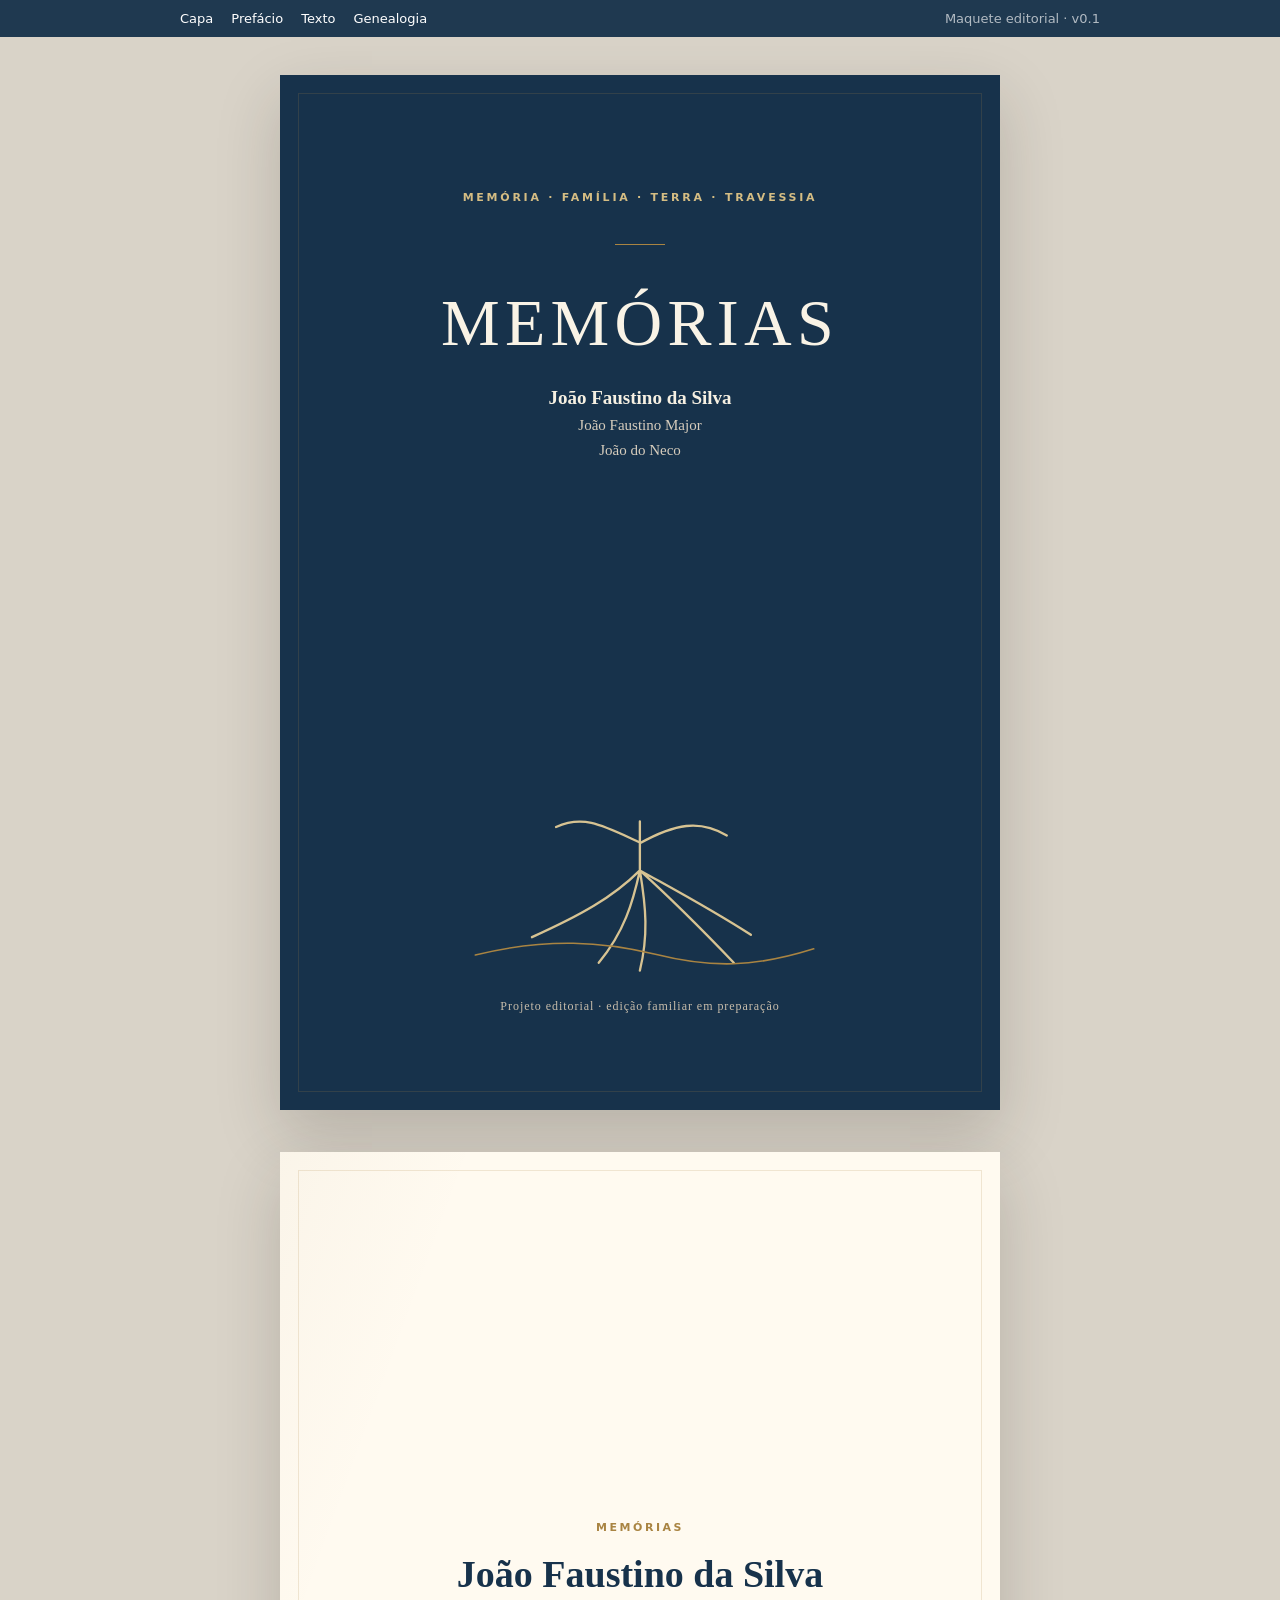
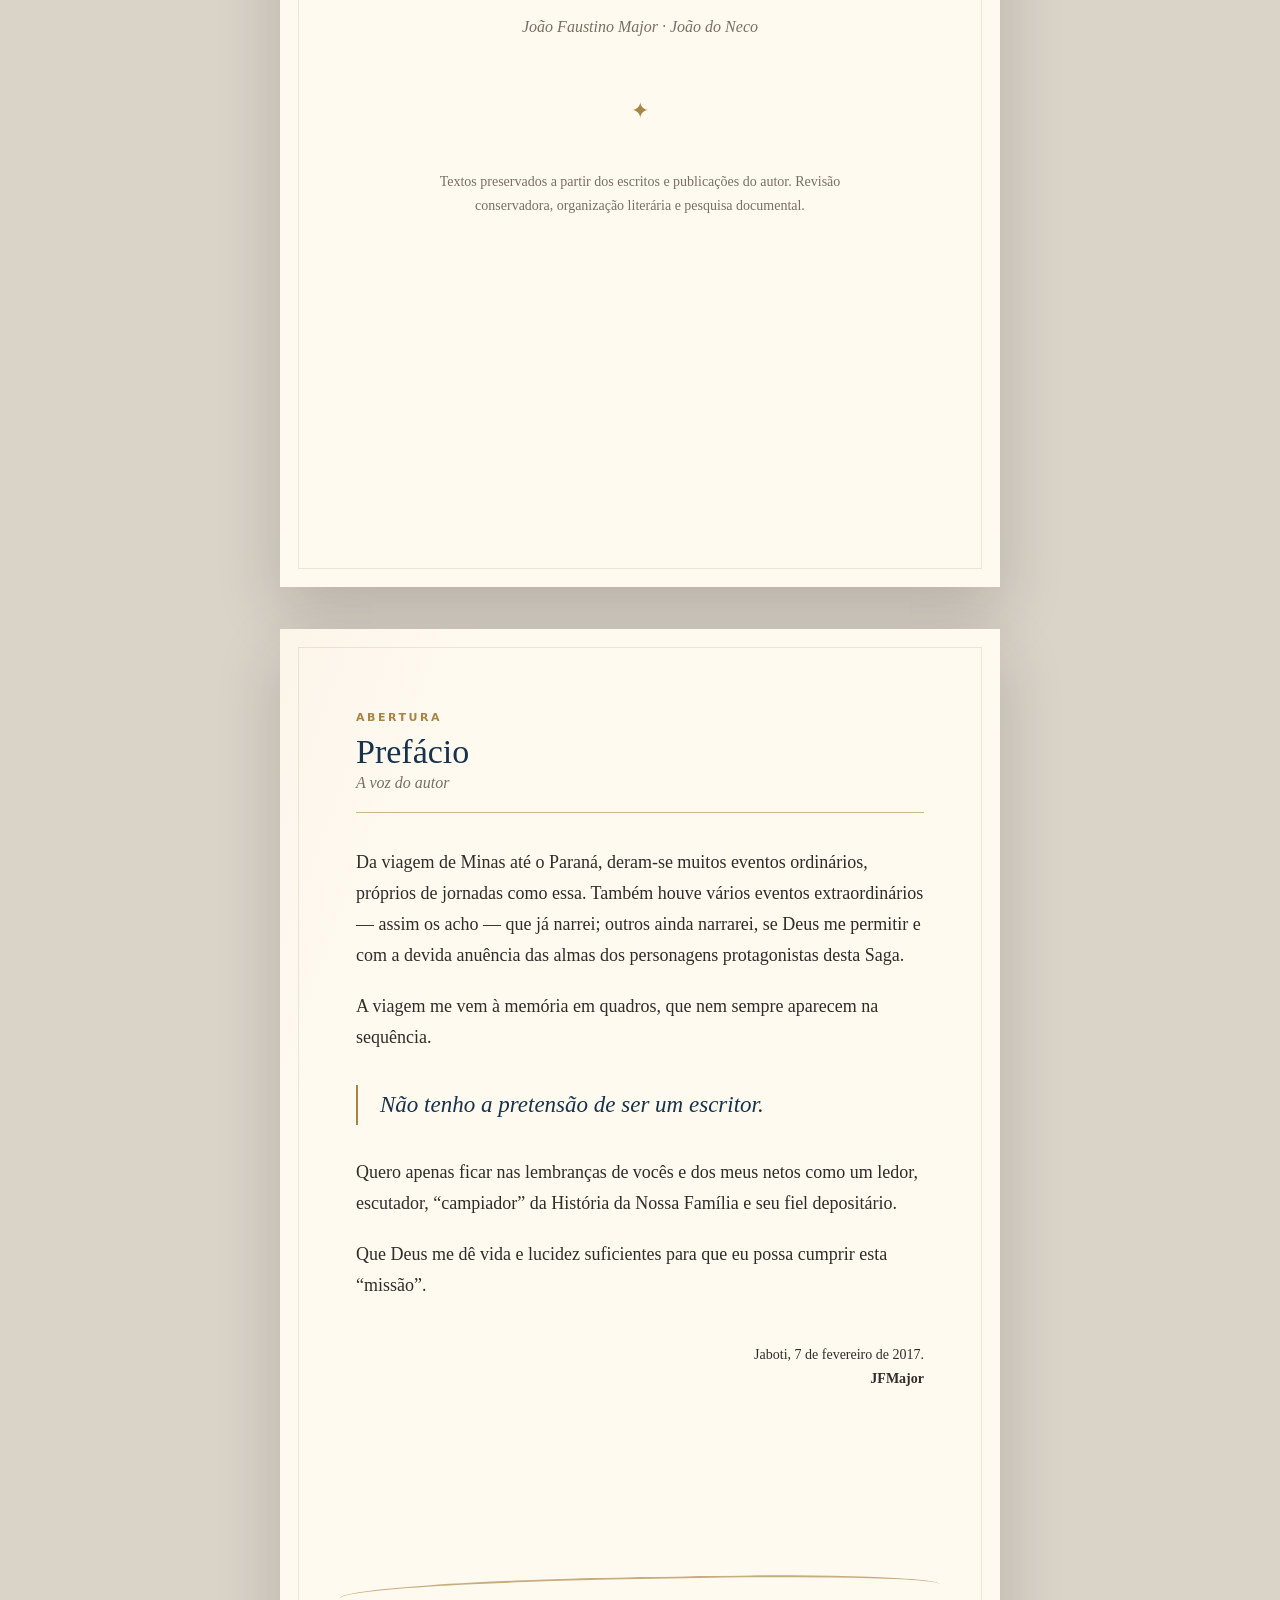
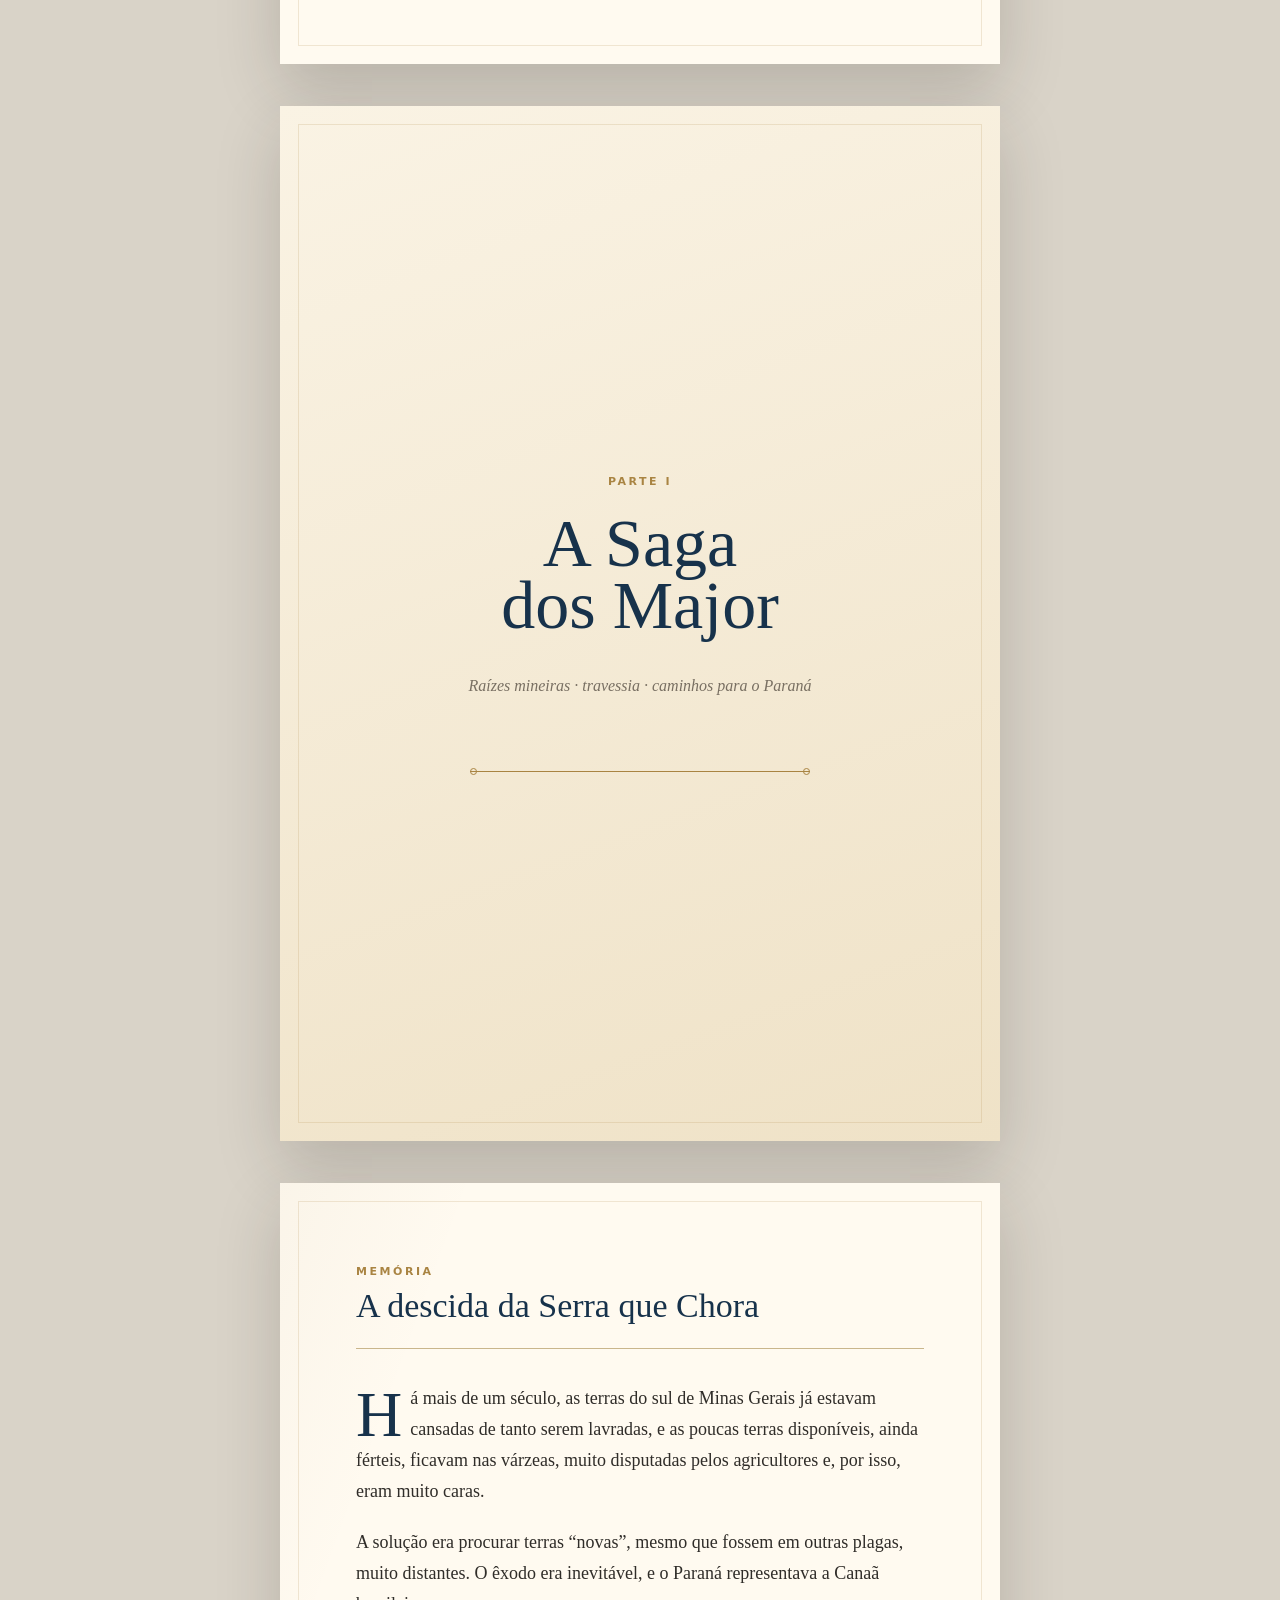
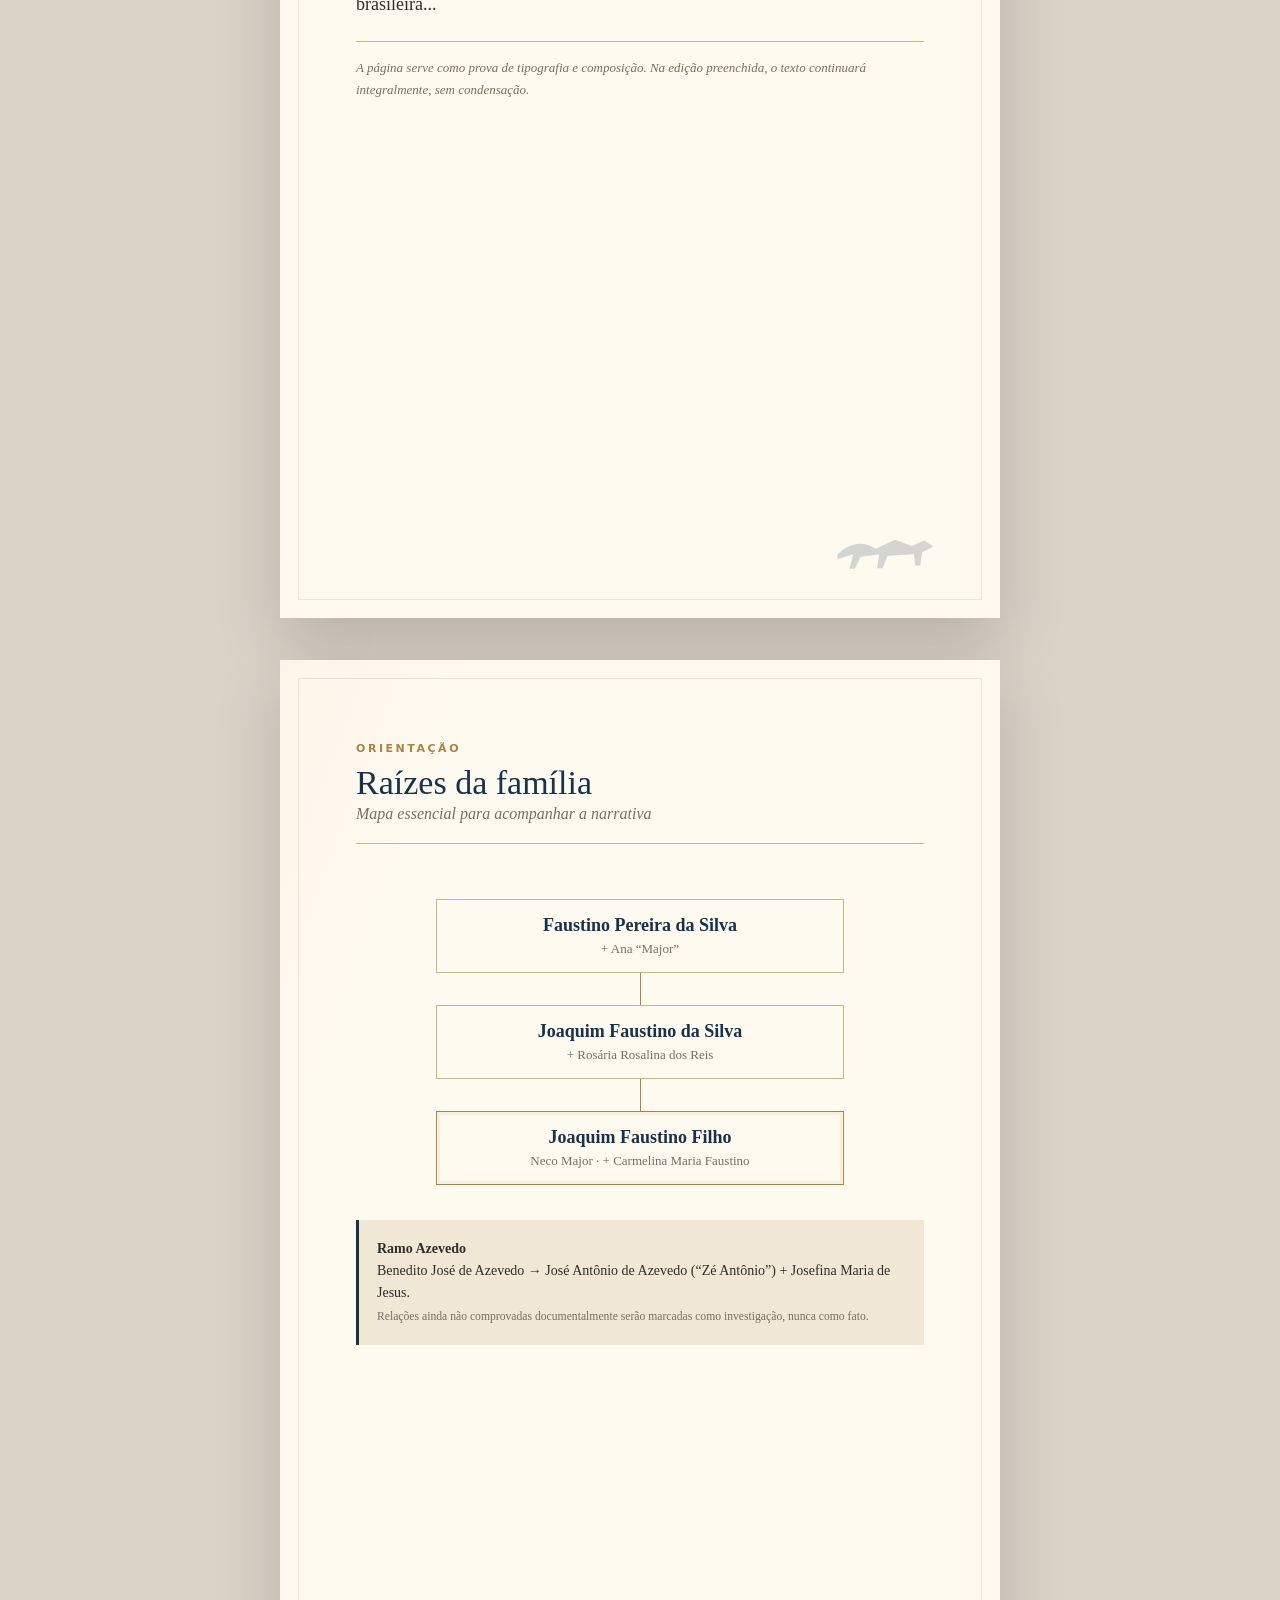
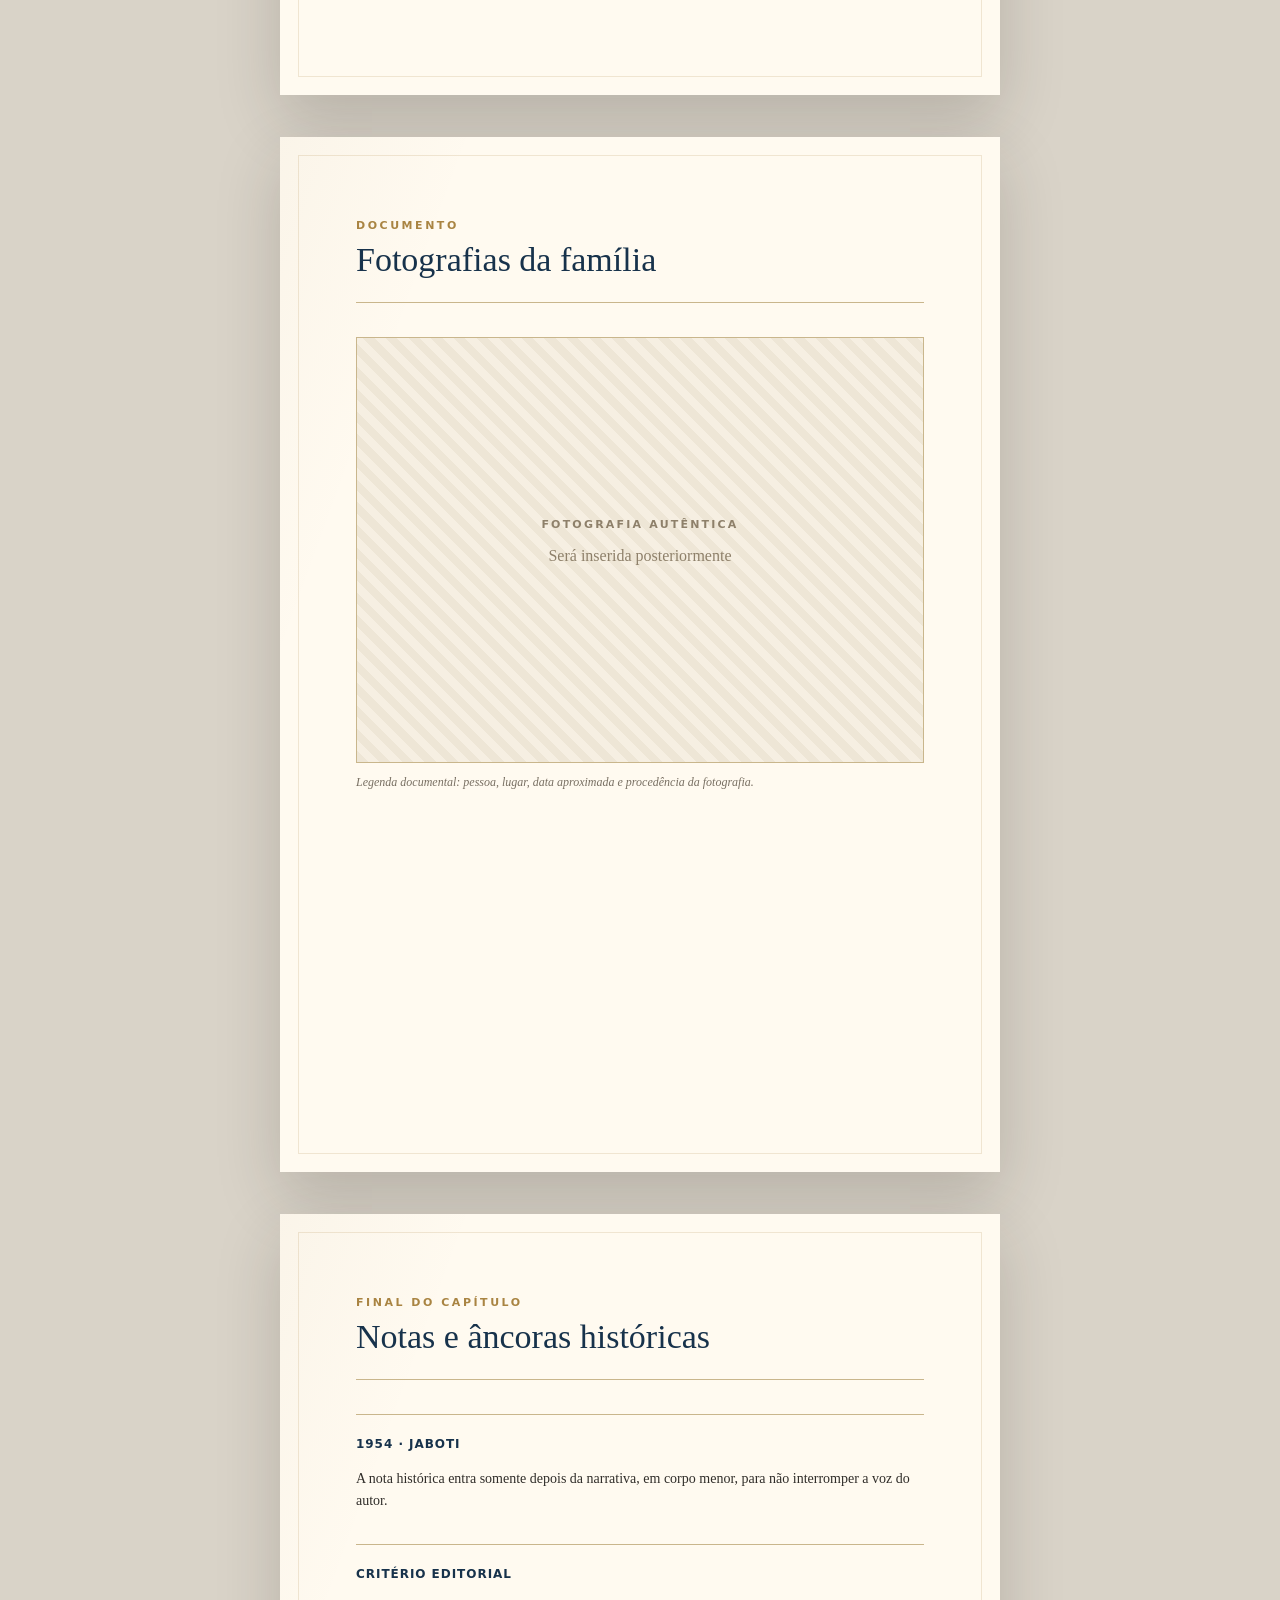
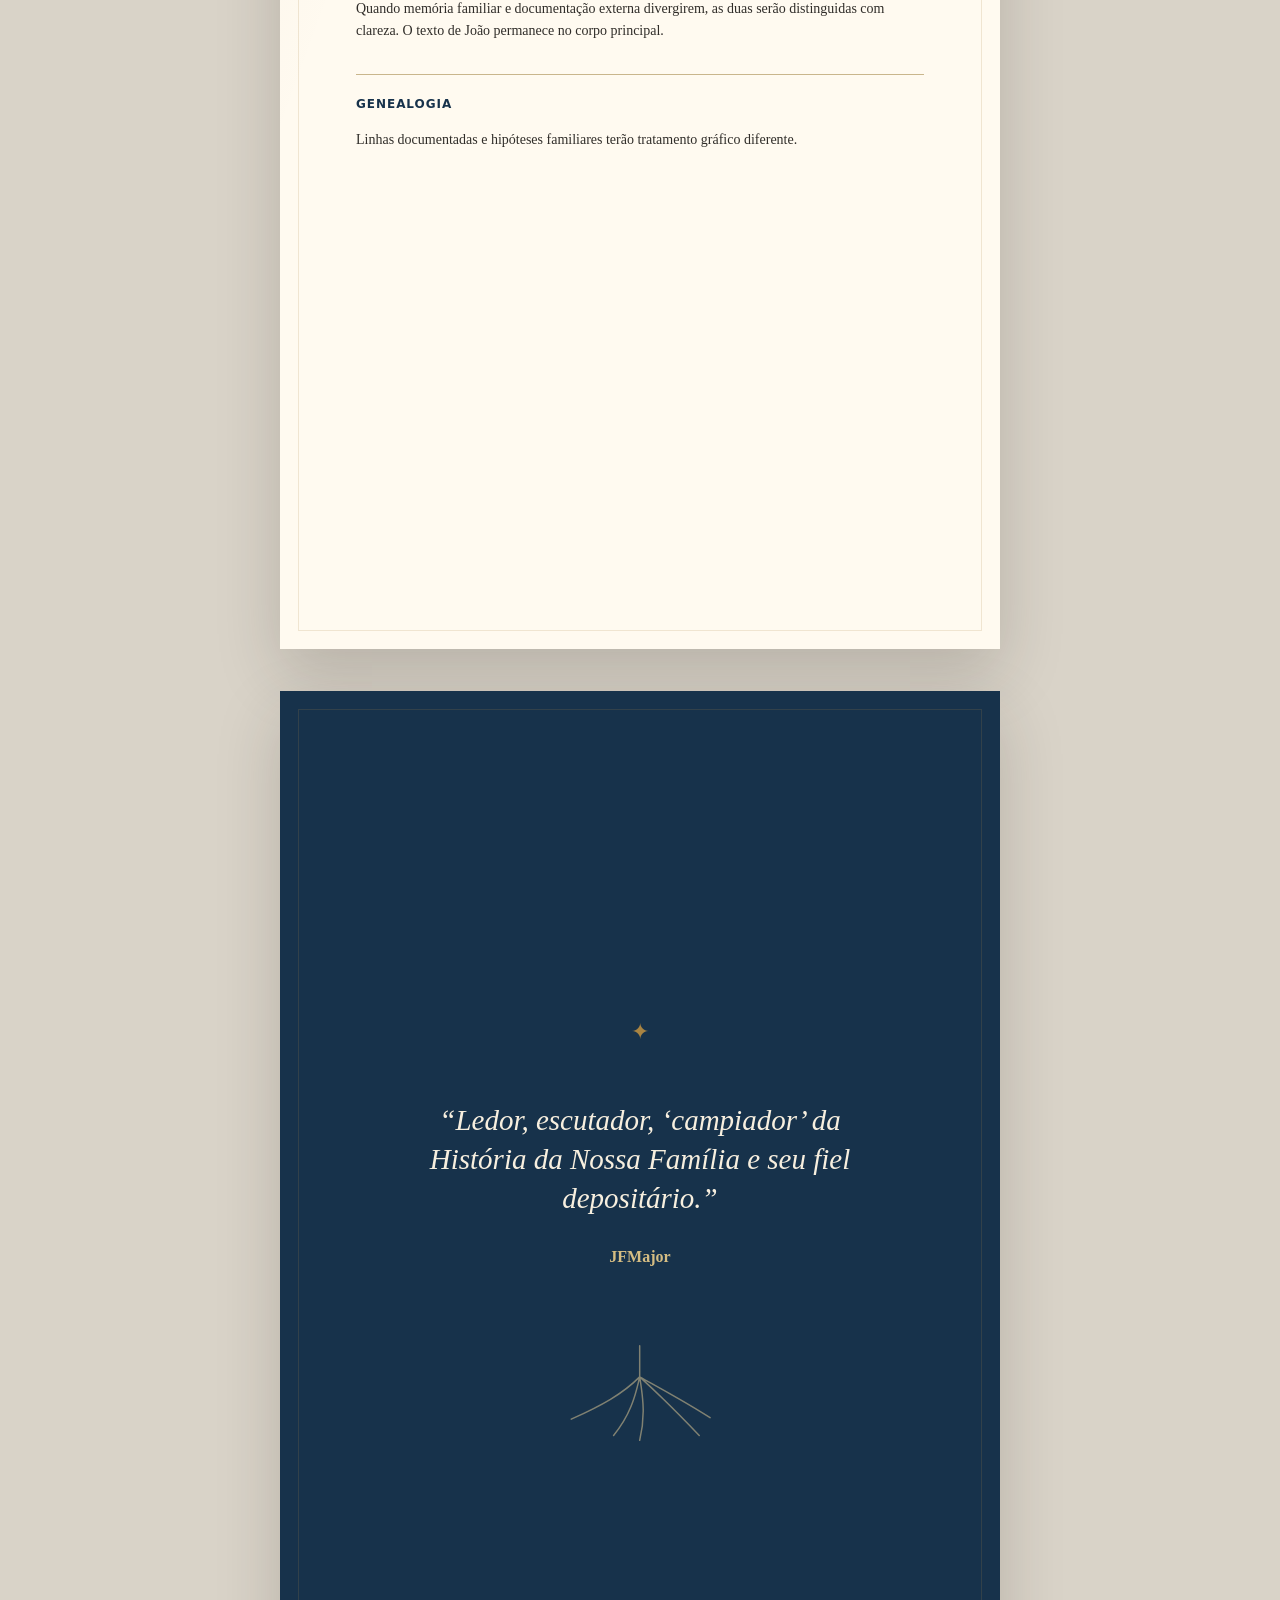
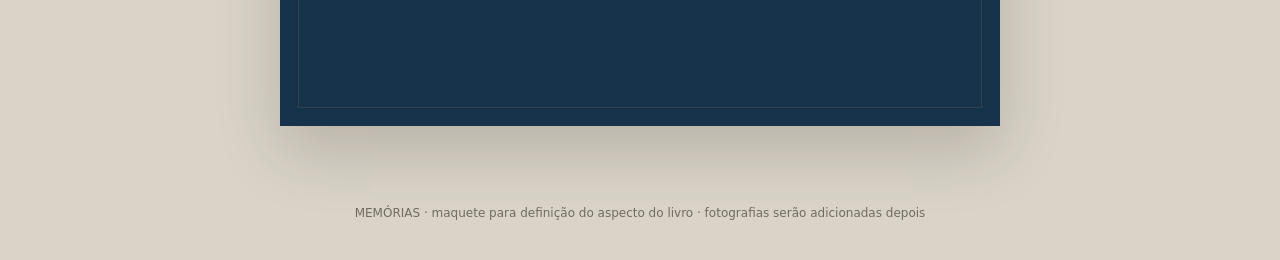
<file: memorias/index.html>
<!doctype html>
<html lang="pt-BR">
<head>
<meta charset="utf-8">
<meta name="viewport" content="width=device-width,initial-scale=1">
<title>MEMÓRIAS — Projeto editorial</title>
<meta name="description" content="Maquete editorial de MEMÓRIAS — João Faustino da Silva / João Faustino Major / João do Neco">
<link rel="stylesheet" href="./memorias.css">
</head>
<body>
<nav class="toolbar">
  <a href="#capa">Capa</a><a href="#prefacio">Prefácio</a><a href="#texto">Texto</a><a href="#genealogia">Genealogia</a>
  <span>Maquete editorial · v0.1</span>
</nav>

<main class="book">
<section class="page cover" id="capa">
  <div class="kicker">MEMÓRIA · FAMÍLIA · TERRA · TRAVESSIA</div>
  <div class="cover-rule"></div>
  <h1>MEMÓRIAS</h1>
  <div class="names"><strong>João Faustino da Silva</strong><span>João Faustino Major</span><span>João do Neco</span></div>
  <svg class="roots" viewBox="0 0 600 220" aria-hidden="true">
    <path d="M300 20v65M300 47c-48-22-72-36-108-20M300 48c45-25 77-31 112-10M300 83c-35 35-77 58-139 86M300 83c-9 41-20 79-53 119M300 83c8 48 11 84 0 129M300 83c42 38 77 73 121 119M300 83c63 35 95 52 143 83"/>
    <path class="gold" d="M88 192c94-23 165-17 232-1 72 18 128 17 204-7"/>
  </svg>
  <p class="edition">Projeto editorial · edição familiar em preparação</p>
</section>

<section class="page title-page">
  <div class="small-cap">MEMÓRIAS</div>
  <h2>João Faustino da Silva</h2>
  <p class="aliases">João Faustino Major · João do Neco</p>
  <div class="ornament">✦</div>
  <p class="editorial-note">Textos preservados a partir dos escritos e publicações do autor. Revisão conservadora, organização literária e pesquisa documental.</p>
</section>

<section class="page prose-page" id="prefacio">
  <header class="page-head"><span>ABERTURA</span><h2>Prefácio</h2><p>A voz do autor</p></header>
  <article>
    <p>Da viagem de Minas até o Paraná, deram-se muitos eventos ordinários, próprios de jornadas como essa. Também houve vários eventos extraordinários — assim os acho — que já narrei; outros ainda narrarei, se Deus me permitir e com a devida anuência das almas dos personagens protagonistas desta Saga.</p>
    <p>A viagem me vem à memória em quadros, que nem sempre aparecem na sequência.</p>
    <p class="standout">Não tenho a pretensão de ser um escritor.</p>
    <p>Quero apenas ficar nas lembranças de vocês e dos meus netos como um ledor, escutador, “campiador” da História da Nossa Família e seu fiel depositário.</p>
    <p>Que Deus me dê vida e lucidez suficientes para que eu possa cumprir esta “missão”.</p>
    <p class="signature">Jaboti, 7 de fevereiro de 2017.<br><strong>JFMajor</strong></p>
  </article>
  <div class="river" aria-hidden="true"></div>
</section>

<section class="page part-page">
  <div class="part-no">PARTE I</div>
  <h2>A Saga<br>dos Major</h2>
  <p>Raízes mineiras · travessia · caminhos para o Paraná</p>
  <div class="road"></div>
</section>

<section class="page prose-page" id="texto">
  <header class="page-head"><span>MEMÓRIA</span><h2>A descida da Serra que Chora</h2></header>
  <article>
    <p class="dropcap">Há mais de um século, as terras do sul de Minas Gerais já estavam cansadas de tanto serem lavradas, e as poucas terras disponíveis, ainda férteis, ficavam nas várzeas, muito disputadas pelos agricultores e, por isso, eram muito caras.</p>
    <p>A solução era procurar terras “novas”, mesmo que fossem em outras plagas, muito distantes. O êxodo era inevitável, e o Paraná representava a Canaã brasileira...</p>
    <p class="continuation">A página serve como prova de tipografia e composição. Na edição preenchida, o texto continuará integralmente, sem condensação.</p>
  </article>
  <svg class="mule-mark" viewBox="0 0 180 90" aria-hidden="true"><path d="M18 58c20-18 37-19 55-8l28-13 24 9 18-8 13 9-16 8-3 19h-7l-2-16-38 2-7 18h-8l3-20-27 4-8 17h-8l6-21-23 7z"/></svg>
</section>

<section class="page genealogy" id="genealogia">
  <header class="page-head"><span>ORIENTAÇÃO</span><h2>Raízes da família</h2><p>Mapa essencial para acompanhar a narrativa</p></header>
  <div class="tree">
    <div class="person"><strong>Faustino Pereira da Silva</strong><span>+ Ana “Major”</span></div><i></i>
    <div class="person"><strong>Joaquim Faustino da Silva</strong><span>+ Rosária Rosalina dos Reis</span></div><i></i>
    <div class="person emph"><strong>Joaquim Faustino Filho</strong><span>Neco Major · + Carmelina Maria Faustino</span></div>
  </div>
  <aside><strong>Ramo Azevedo</strong><br>Benedito José de Azevedo → José Antônio de Azevedo (“Zé Antônio”) + Josefina Maria de Jesus.<br><small>Relações ainda não comprovadas documentalmente serão marcadas como investigação, nunca como fato.</small></aside>
</section>

<section class="page photo-page">
  <header class="page-head"><span>DOCUMENTO</span><h2>Fotografias da família</h2></header>
  <div class="photo-placeholder"><span>FOTOGRAFIA AUTÊNTICA</span><p>Será inserida posteriormente</p></div>
  <p class="caption">Legenda documental: pessoa, lugar, data aproximada e procedência da fotografia.</p>
</section>

<section class="page notes-page">
  <header class="page-head"><span>FINAL DO CAPÍTULO</span><h2>Notas e âncoras históricas</h2></header>
  <div class="note"><b>1954 · Jaboti</b><p>A nota histórica entra somente depois da narrativa, em corpo menor, para não interromper a voz do autor.</p></div>
  <div class="note"><b>Critério editorial</b><p>Quando memória familiar e documentação externa divergirem, as duas serão distinguidas com clareza. O texto de João permanece no corpo principal.</p></div>
  <div class="note"><b>Genealogia</b><p>Linhas documentadas e hipóteses familiares terão tratamento gráfico diferente.</p></div>
</section>

<section class="page back-cover">
  <div class="ornament">✦</div>
  <blockquote>“Ledor, escutador, ‘campiador’ da História da Nossa Família e seu fiel depositário.”</blockquote>
  <strong>JFMajor</strong>
  <svg class="roots small" viewBox="0 0 600 220" aria-hidden="true"><path d="M300 20v65M300 83c-35 35-77 58-139 86M300 83c-9 41-20 79-53 119M300 83c8 48 11 84 0 129M300 83c42 38 77 73 121 119M300 83c63 35 95 52 143 83"/></svg>
</section>
</main>
<footer>MEMÓRIAS · maquete para definição do aspecto do livro · fotografias serão adicionadas depois</footer>
</body></html>
</file>
<file: memorias/memorias.css>
:root{--navy:#17324b;--navy2:#25465f;--gold:#a98442;--paper:#f6f0e2;--paper2:#fffaf0;--ink:#302d29;--muted:#786f62;--line:#c9b68c;--shadow:0 24px 60px rgba(32,27,20,.18)}
*{box-sizing:border-box}html{scroll-behavior:smooth}body{margin:0;background:#d9d3c8;color:var(--ink);font-family:Georgia,'Times New Roman',serif}.toolbar{position:sticky;top:0;z-index:20;background:rgba(23,50,75,.96);color:#fff;display:flex;gap:18px;align-items:center;padding:11px max(18px,calc((100vw - 920px)/2));font-family:system-ui,sans-serif;font-size:13px}.toolbar a{color:#fff;text-decoration:none}.toolbar span{margin-left:auto;opacity:.65}.book{padding:38px 12px}.page{width:min(720px,calc(100vw - 24px));min-height:min(1035px,calc((100vw - 24px)*1.4375));margin:0 auto 42px;background:linear-gradient(110deg,rgba(130,95,45,.035),transparent 18%),var(--paper2);box-shadow:var(--shadow);position:relative;overflow:hidden;padding:78px 76px}.page:after{content:"";position:absolute;inset:18px;border:1px solid rgba(169,132,66,.18);pointer-events:none}.cover,.back-cover{background:var(--navy);color:var(--paper);text-align:center}.cover{display:flex;flex-direction:column;align-items:center}.kicker{font:600 11px/1.2 system-ui,sans-serif;letter-spacing:.25em;color:#d5bd83;margin-top:38px}.cover-rule{width:50px;height:1px;background:var(--gold);margin:40px 0}.cover h1{font-size:66px;letter-spacing:.08em;margin:0;color:#f9f3e6;font-weight:500}.names{display:grid;gap:8px;margin-top:26px;font-size:19px}.names span{font-size:15px;color:#d7cdbd}.roots{width:82%;margin-top:auto;fill:none;stroke:#d7c392;stroke-width:3;stroke-linecap:round}.roots .gold{stroke:var(--gold);stroke-width:2}.edition{font-size:12px;letter-spacing:.08em;color:#c8bdab;margin:22px 0 18px}.title-page{text-align:center;display:flex;flex-direction:column;justify-content:center}.small-cap,.part-no,.page-head span{font:700 11px/1.2 system-ui,sans-serif;letter-spacing:.23em;color:var(--gold)}.title-page h2{font-size:38px;color:var(--navy);margin:18px 0 6px}.aliases{color:var(--muted);font-style:italic}.ornament{color:var(--gold);font-size:22px;margin:46px auto}.editorial-note{font-size:14px;line-height:1.7;max-width:440px;margin:0 auto;color:var(--muted)}.page-head{border-bottom:1px solid var(--line);padding-bottom:20px;margin-bottom:34px}.page-head h2{font-size:34px;line-height:1.05;color:var(--navy);font-weight:500;margin:9px 0 4px}.page-head p{color:var(--muted);font-style:italic;margin:0}.prose-page article{font-size:18px;line-height:1.72}.prose-page article p{margin:0 0 1.15em}.standout{font-size:23px;color:var(--navy);font-style:italic;border-left:2px solid var(--gold);padding-left:22px;margin:32px 0!important}.signature{text-align:right;font-size:14px;margin-top:42px!important}.river{position:absolute;left:60px;right:60px;bottom:55px;height:32px;border-top:2px solid var(--gold);border-radius:50% 40% 0 0;transform:rotate(-1deg);opacity:.65}.part-page{background:linear-gradient(160deg,#faf3e4,#efe2c7);display:flex;flex-direction:column;justify-content:center;text-align:center}.part-page h2{font-size:68px;line-height:.9;color:var(--navy);font-weight:500;margin:25px 0}.part-page p{font-style:italic;color:var(--muted)}.road{height:1px;background:var(--gold);width:60%;margin:60px auto 0;position:relative}.road:before,.road:after{content:"";position:absolute;width:5px;height:5px;border:1px solid var(--gold);border-radius:50%;top:-3px}.road:before{left:0}.road:after{right:0}.dropcap:first-letter{float:left;font-size:64px;line-height:.72;padding:9px 8px 0 0;color:var(--navy)}.continuation{font-size:13px;color:var(--muted);border-top:1px solid var(--line);padding-top:15px;font-style:italic}.mule-mark{position:absolute;width:125px;right:50px;bottom:42px;fill:var(--navy);opacity:.18}.tree{display:flex;flex-direction:column;align-items:center;margin:55px auto 35px}.person{border:1px solid var(--line);padding:15px 25px;text-align:center;min-width:72%;background:#fffaf0}.person strong,.person span{display:block}.person strong{color:var(--navy);font-size:18px}.person span{font-size:13px;color:var(--muted);margin-top:5px}.person.emph{border-color:var(--gold);box-shadow:inset 0 0 0 3px rgba(169,132,66,.08)}.tree i{height:32px;width:1px;background:var(--gold)}.genealogy aside{font-size:14px;line-height:1.6;padding:18px;border-left:3px solid var(--navy);background:#f0e7d4}.genealogy aside small{color:var(--muted)}.photo-placeholder{aspect-ratio:4/3;border:1px solid var(--line);background:repeating-linear-gradient(45deg,#eee6d6,#eee6d6 8px,#f6efe2 8px,#f6efe2 16px);display:flex;flex-direction:column;justify-content:center;align-items:center;color:#8e806a}.photo-placeholder span{font:700 11px system-ui,sans-serif;letter-spacing:.2em}.caption{font-size:12px;color:var(--muted);font-style:italic}.note{border-top:1px solid var(--line);padding:18px 0;font-size:14px;line-height:1.55}.note b{color:var(--navy);font-family:system-ui,sans-serif;font-size:12px;text-transform:uppercase;letter-spacing:.08em}.back-cover{display:flex;flex-direction:column;align-items:center;justify-content:center}.back-cover blockquote{font-size:29px;line-height:1.35;max-width:480px;color:#f7efdf;font-style:italic;margin:10px 0 30px}.back-cover strong{color:#d5bd83}.roots.small{width:52%;margin:70px 0 0;opacity:.55}footer{text-align:center;font:12px system-ui,sans-serif;color:#716b62;padding:0 10px 40px}
@media(max-width:600px){.toolbar{gap:10px;overflow:auto}.toolbar span{display:none}.book{padding:18px 6px}.page{padding:48px 36px;margin-bottom:20px;min-height:calc((100vw - 12px)*1.4375)}.page:after{inset:10px}.cover h1{font-size:42px}.part-page h2{font-size:48px}.page-head h2{font-size:28px}.prose-page article{font-size:16px}.back-cover blockquote{font-size:23px}}
@media print{.toolbar,footer{display:none}.book{padding:0}.page{width:160mm;height:230mm;min-height:230mm;margin:0;box-shadow:none;break-after:page;page-break-after:always}.page:last-child{break-after:auto}}
</file>
